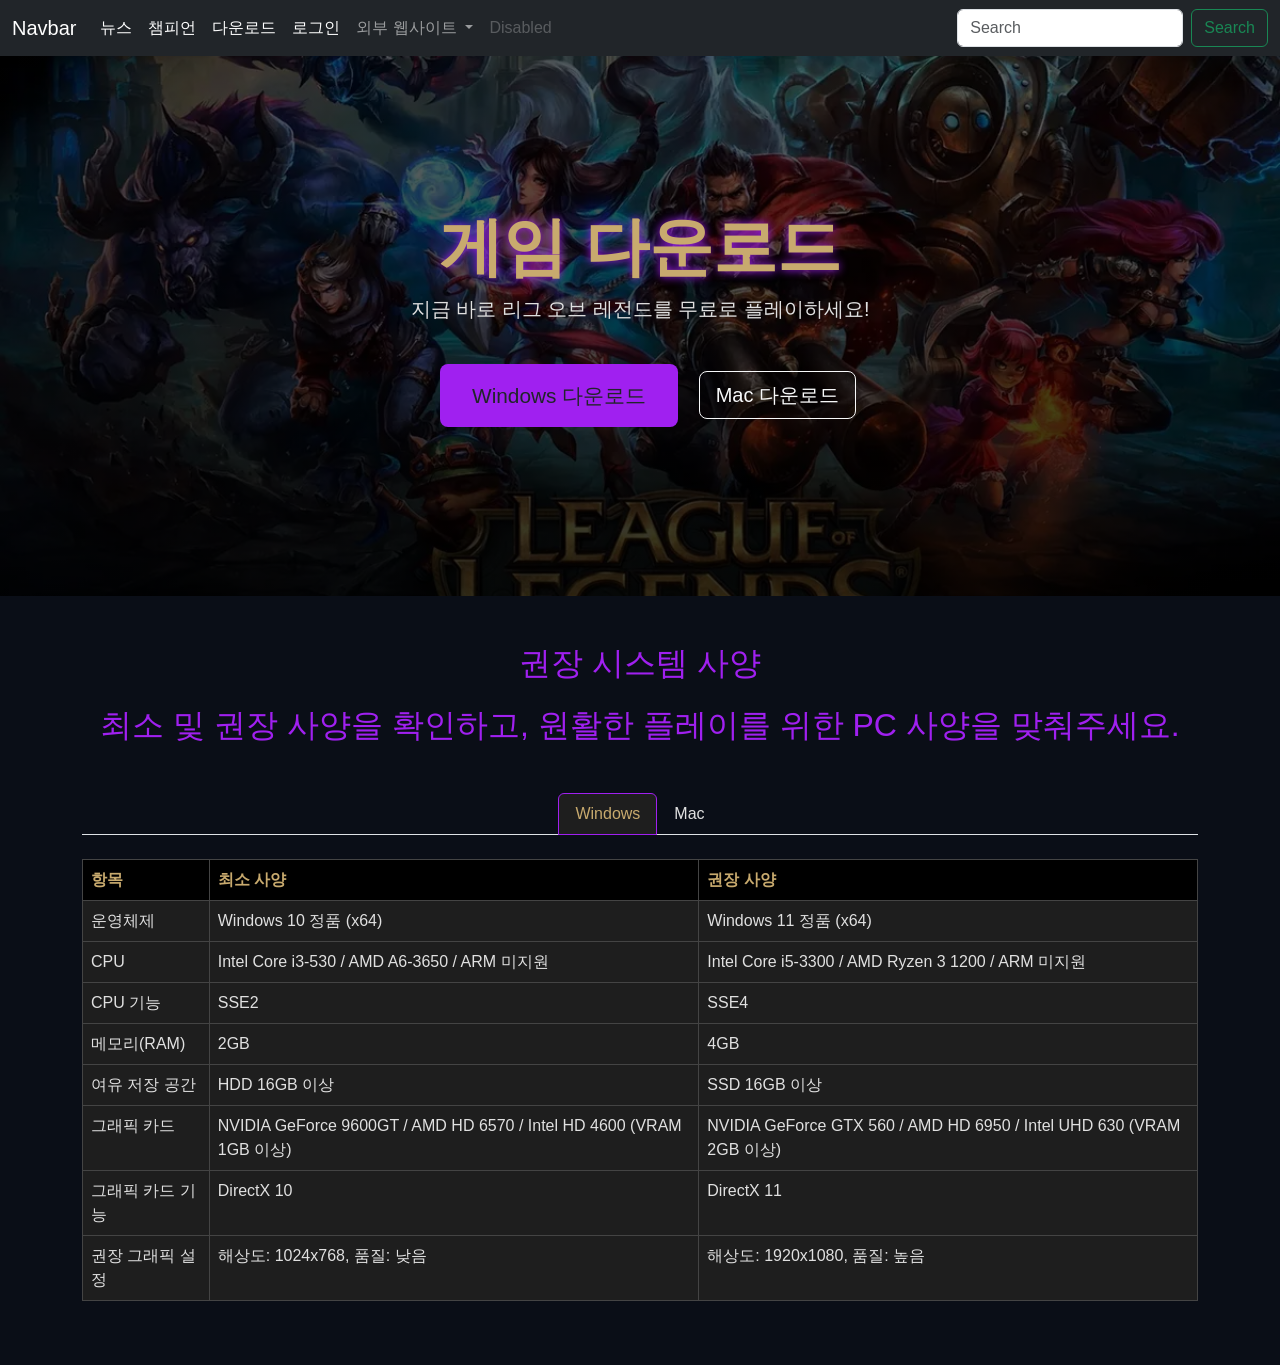
<file: src/main/resources/META-INF/resources/main_page_sub/download.html>
<!DOCTYPE html>
<html lang="ko">

<head>
    <meta charset="UTF-8">
    <meta name="viewport" content="width=device-width, initial-scale=1.0">
    <title>League of Legends - 메인 페이지</title>
    <!-- Bootstrap 5 CDN -->
    <link href="https://cdn.jsdelivr.net/npm/bootstrap@5.3.0/dist/css/bootstrap.min.css" rel="stylesheet">
    <script src="https://cdn.jsdelivr.net/npm/bootstrap@5.3.0/dist/js/bootstrap.bundle.min.js"></script>
    <!-- 커스텀 스타일 (LOL 테마 + 챔피언 호버 효과) -->
    <style>
        body {
            background-color: #0a0e17;
            color: #fff;
            font-family: 'Arial', sans-serif;
        }

        .navbar {
            background-color: #000;
        }

        .hero {
            background: linear-gradient(to bottom, #1e1e1e, #0a0e17);
            min-height: 60vh;
        }

        .accent-purple {
            color: #a020f0;
        }

        .accent-red {
            color: #ff0000;
        }

        .card {
            background-color: #1e1e1e;
            border: none;
            transition: transform 0.3s, box-shadow 0.3s;
        }

        .card:hover {
            transform: scale(1.05);
            box-shadow: 0 10px 20px rgba(160, 32, 240, 0.5);
        }

        .card-img-top {
            height: 200px;
            object-fit: cover;
            border-radius: 10px 10px 0 0;
        }

        .btn-primary {
            background-color: #a020f0;
            border: none;
        }

        .btn-primary:hover {
            background-color: #800080;
        }
    </style>
    <link rel="stylesheet" href="../css/download.css">
</head>

<body>
    <nav class="navbar navbar-expand-lg navbar-dark bg-dark">
        <div class="container-fluid">
            <a class="navbar-brand" href="#">Navbar</a>
            <button class="navbar-toggler" type="button" data-bs-toggle="collapse"
                data-bs-target="#navbarSupportedContent" aria-controls="navbarSupportedContent" aria-expanded="false"
                aria-label="Toggle navigation">
                <span class="navbar-toggler-icon"></span>
            </button>
            <div class="collapse navbar-collapse" id="navbarSupportedContent">
                <ul class="navbar-nav me-auto mb-2 mb-lg-0">
                    <li class="nav-item">
                        <a class="nav-link active" aria-current="page" href="#">뉴스</a>
                    </li>
                    <li class="nav-item">
                        <a class="nav-link active" aria-current="page" href="#">챔피언</a>
                    </li>
                    <li class="nav-item">
                        <a class="nav-link active" aria-current="page" href="main_page_sub/download.html">다운로드</a>
                    </li>
                    <li class="nav-item">
                        <a class="nav-link active" aria-current="page" href="#">로그인</a>
                    </li>
                    <li class="nav-item dropdown">
                        <a class="nav-link dropdown-toggle" href="#" id="navbarDropdown" role="button"
                            data-bs-toggle="dropdown" aria-expanded="false">
                            외부 웹사이트
                        </a>
                        <ul class="dropdown-menu" aria-labelledby="navbarDropdown">
                            <li><a class="dropdown-item" href="https://www.leagueoflegends.com/ko-kr/">롤 공식 홈</a></li>
                            <li><a class="dropdown-item" href="https://op.gg/ko">롤 전적</a></li>
                            <li>
                                <hr class="dropdown-divider">
                            </li>
                            <li><a class="dropdown-item" href="#">유튜브</a></li>
                        </ul>
                    </li>
                    <li class="nav-item">
                        <a class="nav-link disabled" href="#" tabindex="-1" aria-disabled="true">Disabled</a>
                    </li>
                </ul>
                <form class="d-flex">
                    <input class="form-control me-2" type="search" placeholder="Search" aria-label="Search">
                    <button class="btn btn-outline-success" type="submit">Search</button>
                </form>
            </div>
        </div>
    </nav>



    <!-- 히어로 배너 (공식 페이지스타일) -->
    <section class="hero">
        <div class="container">
            <h1>게임 다운로드</h1>
            <p class="lead mb-4">지금 바로 리그 오브 레전드를 무료로 플레이하세요!</p>
            <a href="../pds/lol.exe" class="btn btn-download btn-lg" target="_blank">Windows
                다운로드</a>
            <a href="#" class="btn btn-outline-light btn-lg" target="_blank">Mac 다운로드</a>
        </div>
    </section>


    <!-- 시스템 사양 섹션 -->
    <section class="container my-5">
        <h2 class="text-center mb-4 accent-purple">권장 시스템 사양</h2>
        <h2 class="text-center mb-5 accent-purple">최소 및 권장 사양을 확인하고, 원활한 플레이를 위한 PC 사양을 맞춰주세요.</h2>

        <!-- 탭: Windows / Mac (첨부 이미지처럼) -->
        <ul class="nav nav-tabs justify-content-center mb-4" id="osTabs" role="tablist">
            <li class="nav-item" role="presentation">
                <button class="nav-link active" id="windows-tab" data-bs-toggle="tab" data-bs-target="#windows"
                    type="button" role="tab">Windows</button>
            </li>
            <li class="nav-item" role="presentation">
                <button class="nav-link" id="mac-tab" data-bs-toggle="tab" data-bs-target="#mac" type="button"
                    role="tab">Mac</button>
            </li>
        </ul>

        <div class="tab-content">
            <!-- Windows 탭 -->
            <div class="tab-pane fade show active" id="windows" role="tabpanel">
                <div class="table-responsive">
                    <table class="table table-bordered table-hover">
                        <thead>
                            <tr>
                                <th>항목</th>
                                <th>최소 사양</th>
                                <th>권장 사양</th>
                            </tr>
                        </thead>
                        <tbody>
                            <tr>
                                <td>운영체제</td>
                                <td>Windows 10 정품 (x64)</td>
                                <td>Windows 11 정품 (x64)</td>
                            </tr>
                            <tr>
                                <td>CPU</td>
                                <td>Intel Core i3-530 / AMD A6-3650 / ARM 미지원</td>
                                <td>Intel Core i5-3300 / AMD Ryzen 3 1200 / ARM 미지원</td>
                            </tr>
                            <tr>
                                <td>CPU 기능</td>
                                <td>SSE2</td>
                                <td>SSE4</td>
                            </tr>
                            <tr>
                                <td>메모리(RAM)</td>
                                <td>2GB</td>
                                <td>4GB</td>
                            </tr>
                            <tr>
                                <td>여유 저장 공간</td>
                                <td>HDD 16GB 이상</td>
                                <td>SSD 16GB 이상</td>
                            </tr>
                            <tr>
                                <td>그래픽 카드</td>
                                <td>NVIDIA GeForce 9600GT / AMD HD 6570 / Intel HD 4600 (VRAM 1GB 이상)</td>
                                <td>NVIDIA GeForce GTX 560 / AMD HD 6950 / Intel UHD 630 (VRAM 2GB 이상)</td>
                            </tr>
                            <tr>
                                <td>그래픽 카드 기능</td>
                                <td>DirectX 10</td>
                                <td>DirectX 11</td>
                            </tr>
                            <tr>
                                <td>권장 그래픽 설정</td>
                                <td>해상도: 1024x768, 품질: 낮음</td>
                                <td>해상도: 1920x1080, 품질: 높음</td>
                            </tr>
                        </tbody>
                    </table>
                </div>
            </div>

            <!-- Mac 탭 (실제 사양 기반, 간단히 예시) -->
            <div class="tab-pane fade" id="mac" role="tabpanel">
                <div class="table-responsive">
                    <table class="table table-bordered table-hover">
                        <thead>
                            <tr>
                                <th>항목</th>
                                <th>최소 사양</th>
                                <th>권장 사양</th>
                            </tr>
                        </thead>
                        <tbody>
                            <tr>
                                <td>운영체제</td>
                                <td>macOS 10.15 이상</td>
                                <td>macOS 13 Ventura 이상</td>
                            </tr>
                            <tr>
                                <td>CPU</td>
                                <td>Intel Core i5 또는 Apple M1</td>
                                <td>Apple M2 이상</td>
                            </tr>
                            <tr>
                                <td>메모리(RAM)</td>
                                <td>4GB</td>
                                <td>8GB 이상</td>
                            </tr>
                            <tr>
                                <td>여유 저장 공간</td>
                                <td>SSD 16GB 이상</td>
                                <td>SSD 30GB 이상</td>
                            </tr>
                            <tr>
                                <td>그래픽</td>
                                <td>Metal 지원 GPU</td>
                                <td>Metal 2 지원 GPU</td>
                            </tr>
                        </tbody>
                    </table>
                </div>
            </div>
        </div>
    </section>

</body>

</html>
</file>
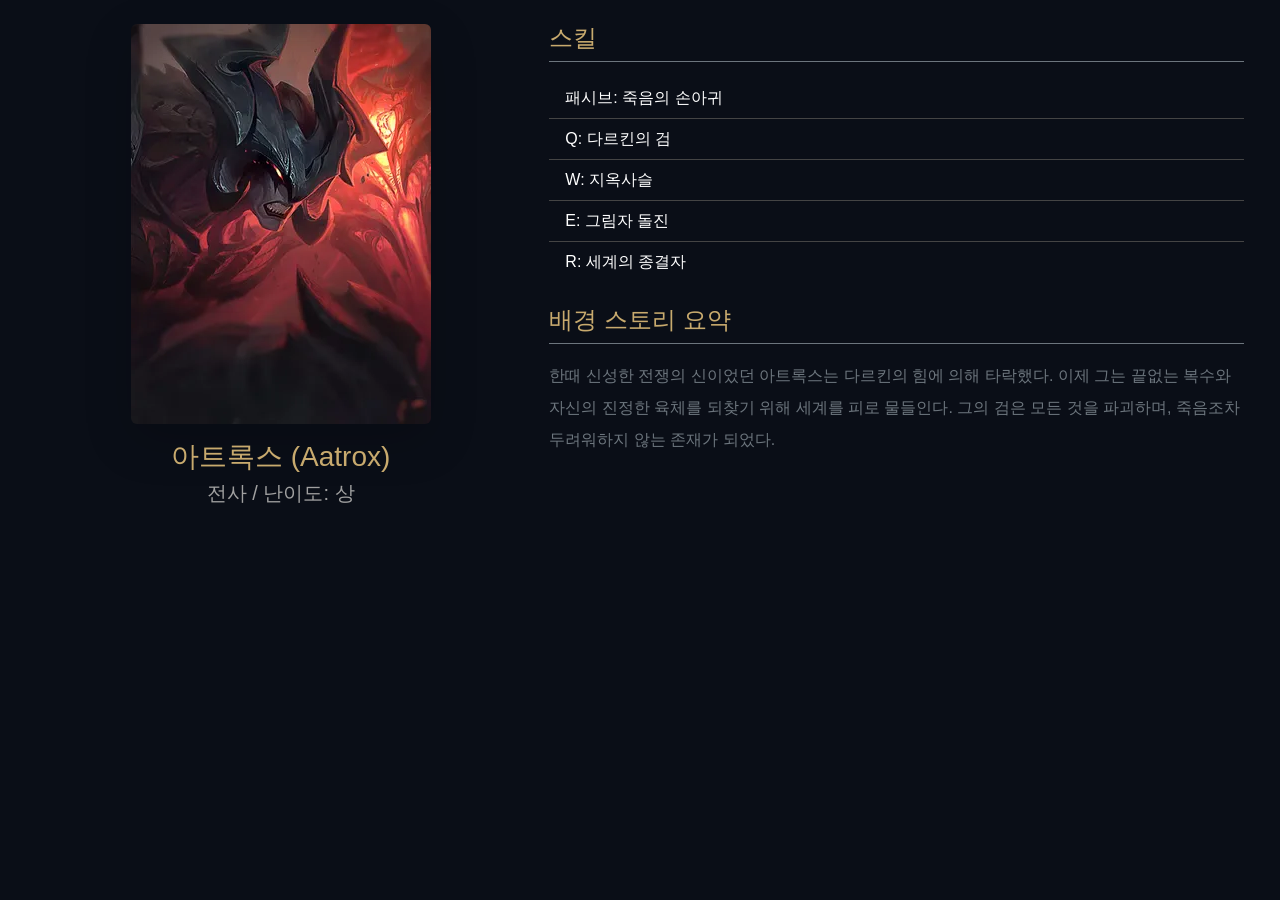
<file: src/main/resources/META-INF/resources/modals/Aatrox.html>
<!DOCTYPE html>
<html lang="ko">

<head>
  <meta charset="UTF-8">
  <meta name="viewport" content="width=device-width, initial-scale=1.0">
  <title>아트록스 상세</title>

  <!-- Bootstrap 5 CSS (index.html과 동일하게 연동) -->
  <link href="https://cdn.jsdelivr.net/npm/bootstrap@5.3.3/dist/css/bootstrap.min.css" rel="stylesheet"
    integrity="sha384-QWTKZyjpPEjISv5WaRU9OFeRpok6YctnYmDr5pNlyT2bRjXh0JMhjY6hW+ALEwIH" crossorigin="anonymous">

  <!-- LOL 스타일 맞추기 위한 간단 커스텀 (필요 시 resources/css/custom.css로 이동) -->
  <style>
    body {
      background-color: #0a0e17;
      color: white;
      padding: 1.5rem;
      font-family: 'Segoe UI', sans-serif;
    }

    h3,
    h4 {
      color: #c8aa6e;
      /* LOL 골드 톤 */
    }

    .text-muted {
      color: #a0a0a0 !important;
    }

    .list-group-item {
      background: transparent;
      border-color: #444;
      color: white;
    }
  </style>
</head>

<body>

  <div class="container-fluid">
    <div class="row g-4">

      <!-- 왼쪽: 이미지 + 기본 정보 -->
      <div class="col-lg-5 text-center">
        <img src="../images/Aatrox.webp" class="img-fluid rounded shadow-lg" alt="아트록스"
          style="max-height: 480px; object-fit: contain;">
        <div class="mt-3">
          <h3 class="mb-1">아트록스 (Aatrox)</h3>
          <p class="text-muted fs-5">전사 / 난이도: 상</p>
        </div>
      </div>

      <!-- 오른쪽: 스킬 + 스토리 -->
      <div class="col-lg-7">
        <h4 class="border-bottom border-secondary pb-2 mb-3">스킬</h4>
        <ul class="list-group list-group-flush mb-4">
          <li class="list-group-item">패시브: 죽음의 손아귀</li>
          <li class="list-group-item">Q: 다르킨의 검</li>
          <li class="list-group-item">W: 지옥사슬</li>
          <li class="list-group-item">E: 그림자 돌진</li>
          <li class="list-group-item">R: 세계의 종결자</li>
        </ul>

        <h4 class="border-bottom border-secondary pb-2 mb-3">배경 스토리 요약</h4>
        <p class="text-secondary lh-lg">
          한때 신성한 전쟁의 신이었던 아트록스는 다르킨의 힘에 의해 타락했다.
          이제 그는 끝없는 복수와 자신의 진정한 육체를 되찾기 위해 세계를 피로 물들인다.
          그의 검은 모든 것을 파괴하며, 죽음조차 두려워하지 않는 존재가 되었다.
        </p>
      </div>

    </div>
  </div>

</body>

</html>
</file>
<file: src/main/resources/META-INF/resources/css/download.css>
body {
    background-color: #0a0e17;
    color: #e0e0e0;
    font-family: 'Segoe UI', Arial, sans-serif;
}

.hero {
    background: linear-gradient(rgba(0, 0, 0, 0.6), rgba(0, 0, 0, 0.8)),
        url('../images/download-banner.webp') center/cover no-repeat;
    min-height: 60vh;
    display: flex;
    align-items: center;
    justify-content: center;
    text-align: center;
    padding: 2rem;
}

.hero h1 {
    font-size: 4rem;
    font-weight: bold;
    color: #c8aa6e;
    /* LOL 골드 톤 */
    text-shadow: 0 0 10px #a020f0;
}

.btn-download {
    background-color: #a020f0;
    border: none;
    font-size: 1.3rem;
    padding: 1rem 2rem;
    margin: 1rem;
}

.btn-download:hover {
    background-color: #800080;
}

.nav-tabs .nav-link {
    color: #e0e0e0;
}

.nav-tabs .nav-link.active {
    background-color: #1e1e1e;
    color: #c8aa6e;
    border-color: #a020f0;
}

.table {
    --bs-table-bg: #1e1e1e;
    --bs-table-color: #e0e0e0;
    --bs-table-border-color: #444;
}

.table th {
    background-color: #000;
    color: #c8aa6e;
}

.card {
    background-color: #1e1e1e;
    border: 1px solid #444;
}

.accent-purple {
    color: #a020f0;
}
</file>
